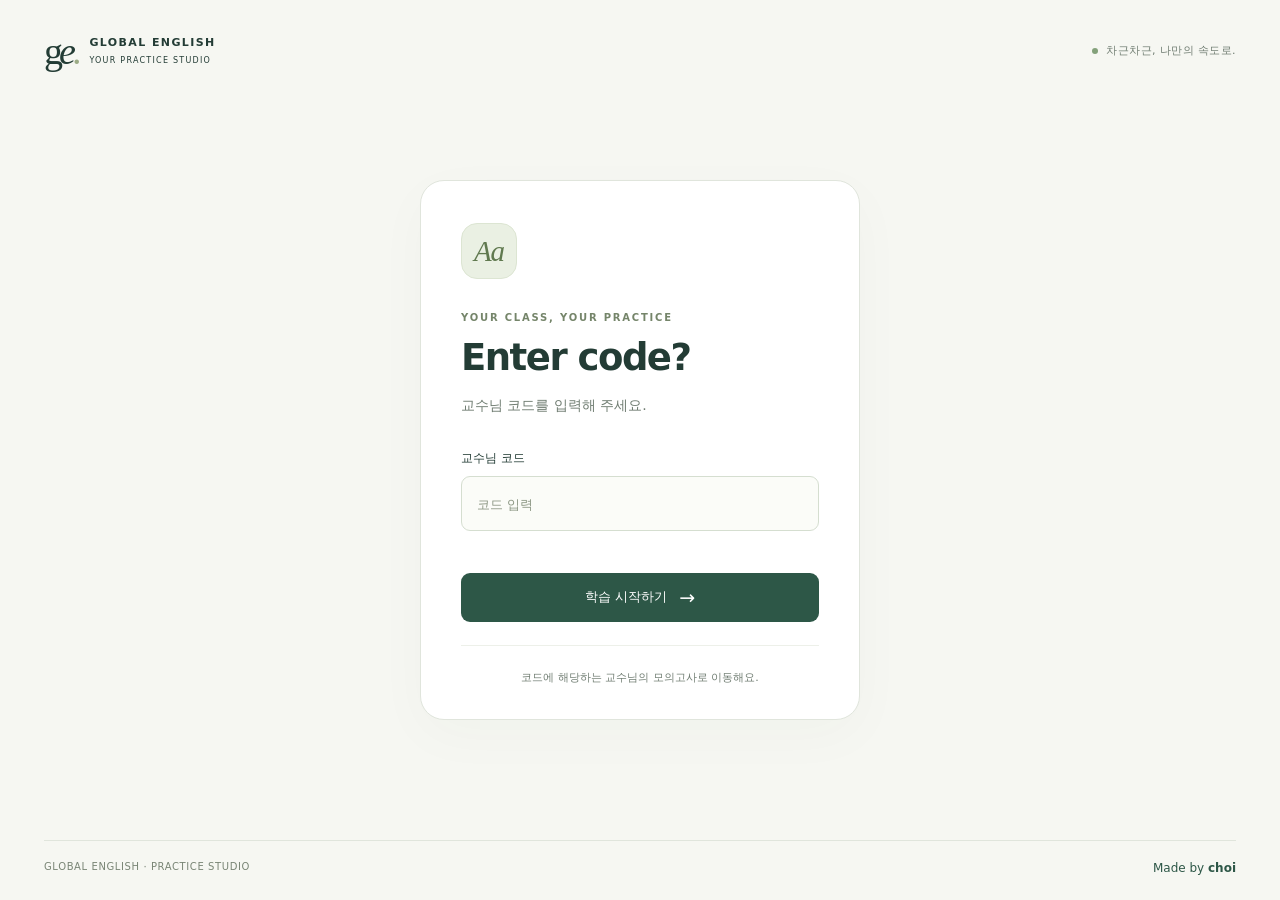
<file: index.html>
<!doctype html>
<html lang="ko">
<head>
  <meta charset="utf-8">
  <meta name="app-release" content="20261101-prompter-2">
  <meta name="viewport" content="width=device-width, initial-scale=1">
  <meta name="theme-color" content="#274b40">
  <meta name="description" content="교수님 코드로 시작하는 Global English 모의고사와 스피킹 연습.">
  <title>Global English · 교수님 코드</title>
  <link rel="icon" href="assets/favicon.svg" type="image/svg+xml">
  <link rel="stylesheet" href="entry.css?v=20261101-prompter-2">
</head>
<body>
  <div class="entry-shell">
    <header class="entry-header">
      <a class="brand" href="index.html" aria-label="Global English 첫 화면">
        <span class="brand-icon" aria-hidden="true">g<span>e</span><i>.</i></span>
        <span>GLOBAL ENGLISH<small>YOUR PRACTICE STUDIO</small></span>
      </a>
      <span class="header-note">차근차근, 나만의 속도로.</span>
    </header>

    <main class="entry-main">
      <section class="entry-card" aria-labelledby="entry-title">
        <div class="entry-symbol" aria-hidden="true">Aa</div>
        <p class="eyebrow">YOUR CLASS, YOUR PRACTICE</p>
        <h1 id="entry-title">Enter code?</h1>
        <p class="entry-intro">교수님 코드를 입력해 주세요.</p>

        <form class="code-form" id="code-form" novalidate>
          <label class="code-label" for="professor-code">교수님 코드</label>
          <input class="code-input" id="professor-code" name="professor" type="text" placeholder="코드 입력" autocomplete="off" autocapitalize="none" spellcheck="false" aria-invalid="false" aria-describedby="code-error entry-help">
          <p class="code-error" id="code-error" role="alert" aria-atomic="true"></p>
          <button class="enter-button" type="submit">학습 시작하기 <span aria-hidden="true">→</span></button>
        </form>

        <p class="entry-help" id="entry-help">코드에 해당하는 교수님의 모의고사로 이동해요.</p>
        <noscript><p class="no-script">모의고사를 사용하려면 브라우저의 JavaScript를 켜 주세요.</p></noscript>
      </section>
    </main>

    <footer class="entry-footer">
      <span>GLOBAL ENGLISH · PRACTICE STUDIO</span>
      <span class="creator-credit">Made by <strong>choi</strong></span>
    </footer>
  </div>
  <script src="courses.js?v=20261101-prompter-2"></script>
  <script src="entry.js?v=20261101-prompter-2"></script>
</body>
</html>
</file>
<file: entry.css>
@charset "UTF-8";

:root {
  font-family: Inter, "Segoe UI", "Malgun Gothic", "Apple SD Gothic Neo", system-ui, sans-serif;
  color: #233c35;
  background: #f6f7f2;
  font-synthesis: none;
  line-height: 1.55;
  --green: #2d5747;
  --muted: #707d72;
  --line: #e0e5dc;
}

* { box-sizing: border-box; }
body { margin: 0; min-width: 280px; }
button, input { font: inherit; }
button, input, a { -webkit-tap-highlight-color: transparent; }
a { color: inherit; text-decoration: none; }
button:focus-visible, input:focus-visible, a:focus-visible { outline: 3px solid #b58ade; outline-offset: 4px; }
h1, p { margin: 0; }
.entry-shell { min-height: 100vh; min-height: 100svh; display: flex; flex-direction: column; padding: 32px 44px 22px; }
.entry-header { display: flex; align-items: center; justify-content: space-between; gap: 20px; }
.brand { display: inline-flex; align-items: center; gap: 12px; font-size: 11px; font-weight: 800; letter-spacing: 1.4px; }
.brand small { display: block; margin-top: 4px; font-size: 8px; font-weight: 500; letter-spacing: 1.25px; }
.brand-icon { font: 38px/1 Georgia, serif; letter-spacing: -4px; }
.brand-icon span { font-style: italic; }
.brand-icon i { color: #9cac86; font-style: normal; }
.header-note { color: var(--muted); font-size: 11px; letter-spacing: .4px; }
.header-note::before { content: ""; display: inline-block; width: 6px; height: 6px; border-radius: 50%; background: #83a17a; margin-right: 8px; vertical-align: middle; }
.entry-main { flex: 1; width: 100%; display: grid; place-items: center; padding: 54px 0 64px; }
.entry-card { width: min(100%, 440px); padding: 42px 40px 32px; background: #fff; border: 1px solid var(--line); border-radius: 24px; box-shadow: 0 15px 55px #233c3507; }
.entry-symbol { display: grid; place-items: center; width: 56px; height: 56px; margin-bottom: 31px; background: #eaf0e3; border: 1px solid #dce5d2; border-radius: 16px; color: #60794f; font: italic 29px/1 Georgia, serif; letter-spacing: -1px; }
.eyebrow { margin-bottom: 10px; color: #75856a; font-size: 10px; font-weight: 700; letter-spacing: 1.8px; }
h1 { font-size: 37px; line-height: 1.2; font-weight: 600; letter-spacing: -1.5px; }
.entry-intro { margin-top: 15px; color: var(--muted); font-size: 14px; }
.code-form { margin-top: 32px; }
.code-label { display: block; margin-bottom: 9px; font-size: 12px; font-weight: 600; }
.code-input { width: 100%; min-height: 52px; padding: 13px 15px; border: 1px solid #d5ded0; border-radius: 9px; background: #fbfcf8; color: #233c35; font-size: 17px; letter-spacing: .4px; transition: border-color .15s, background .15s; }
.code-input::placeholder { color: #8d9885; font-size: 13px; letter-spacing: 0; }
.code-input:focus { border-color: #719166; background: #fff; }
.code-input[aria-invalid="true"] { border-color: #af4a48; background: #fff9f7; }
.code-error { min-height: 42px; padding-top: 8px; color: #a13f3c; font-size: 11px; line-height: 1.65; overflow-wrap: anywhere; }
.enter-button { display: flex; align-items: center; justify-content: center; gap: 12px; width: 100%; min-height: 49px; padding: 12px 18px; border: 0; border-radius: 9px; background: var(--green); color: #fff; font-size: 13px; font-weight: 600; cursor: pointer; transition: background .15s, transform .15s; }
.enter-button:hover { background: #1d3e32; }
.enter-button:active { transform: translateY(1px); }
.enter-button span[aria-hidden] { font-size: 19px; font-weight: 400; line-height: 1; }
.entry-help { margin-top: 23px; padding-top: 22px; border-top: 1px solid #edf0e9; color: var(--muted); font-size: 11px; text-align: center; line-height: 1.8; }
.entry-footer { display: flex; justify-content: space-between; gap: 20px; padding-top: 18px; border-top: 1px solid var(--line); color: #798575; font-size: 10px; letter-spacing: .6px; }
.creator-credit { color: var(--green); font-size: 12px; letter-spacing: 0; white-space: nowrap; }
.creator-credit strong { font-weight: 650; }
.no-script { margin: 20px 0 0; padding: 12px; background: #fff1de; border-radius: 8px; color: #795625; font-size: 12px; }

@media (max-width: 540px) {
  .entry-shell { padding: 24px 20px 20px; }
  .header-note { display: none; }
  .entry-main { padding: 40px 0; }
  .entry-card { padding: 32px 26px 27px; border-radius: 20px; }
  .entry-symbol { margin-bottom: 26px; }
  h1 { font-size: 33px; }
  .entry-intro { font-size: 13px; }
  .code-form { margin-top: 27px; }
  .entry-footer { font-size: 8px; gap: 12px; }
}

@media (prefers-reduced-motion: reduce) {
  *, *::before, *::after { transition: none !important; }
}
</file>
<file: styles.css>
@charset "UTF-8";
.writing-layout{display:grid;grid-template-columns:minmax(0,1.3fr) minmax(280px,1fr);gap:24px}.writing-prompt{font-size:13px;line-height:1.9;color:var(--muted);margin:12px 0}.writing-section label{display:block;color:var(--green);font-size:12px;margin:20px 0 9px}.writing-section textarea{width:100%;resize:vertical;min-height:145px;border:1px solid var(--line);border-radius:8px;background:#fcfdf9;padding:15px;font-size:15px;line-height:1.8;color:var(--ink)}.writing-section small{display:block;color:var(--muted);font-size:10px;margin-top:7px}.writing-model,.writing-starters{font-size:12px;border-top:1px solid var(--line);padding-top:14px;margin-top:15px}.writing-model summary,.writing-starters summary{cursor:pointer;color:var(--green);font-weight:600}.writing-model h3{font-size:12px;margin:20px 0 7px}.writing-model p{font-size:13px;line-height:1.9}.writing-model .speech-korean{font-size:12px;padding:12px;margin:10px 0}.writing-starters p{padding:8px 0;line-height:1.8}.supplement-card h3{line-height:1.6}.supplement-grid{margin-top:16px}@media(max-width:1000px){.writing-layout{grid-template-columns:1fr}}
@media(min-width:681px){.sidebar{overflow-y:auto}}
:root{--ink:#233c35;--body:#3f4b46;--muted:#79817b;--green:#2d5747;--green-dark:#1d3e32;--paper:#f6f7f2;--line:#e0e5dc;--white:#fff;--mint:#e9f0e5;--purple:#f0ebfa;--purple-ink:#79659d;--gold:#f5edda;--gold-ink:#97783a;--red:#af4a48;--red-bg:#fff0ed;--radius:16px;font-family:Inter,"Segoe UI","Malgun Gothic","Apple SD Gothic Neo",system-ui,sans-serif;color:var(--body);background:var(--paper);font-synthesis:none;line-height:1.55}
*{box-sizing:border-box}body{margin:0}button,input,select,textarea{font:inherit}button,a,input,select{ -webkit-tap-highlight-color:transparent}button{cursor:pointer}a{color:inherit;text-decoration:none}button:disabled{cursor:default;opacity:.45}button:focus-visible,a:focus-visible,input:focus-visible,select:focus-visible,summary:focus-visible{outline:3px solid #b58ade;outline-offset:4px}h1,h2,h3,h4,p{margin:0}button{border:0}button:not(.option){transition:background .16s,transform .16s}button:active:not(:disabled){transform:translateY(1px)}.skip{position:fixed;left:10px;top:-80px;padding:10px;background:#fff;z-index:100}.skip:focus{top:10px}.app-shell{display:flex;min-height:100vh}.sidebar{width:248px;position:fixed;inset:0 auto 0 0;padding:35px 24px 24px;border-right:1px solid var(--line);background:#fafbf7;display:flex;flex-direction:column;z-index:20}.brand{display:flex;align-items:center;gap:10px;color:var(--ink);font-size:11px;letter-spacing:1.4px;font-weight:800}.brand small{display:block;font-size:8px;letter-spacing:1.25px;font-weight:500;margin-top:4px}.brand-icon{font-family:Georgia,serif;font-size:36px;line-height:1;letter-spacing:-4px}.brand-icon span{font-style:italic}.brand-icon i{color:#9cac86;font-style:normal}.semester{margin:35px 0 25px;font-size:10px;letter-spacing:1.2px;font-weight:600;color:var(--muted)}.status-dot{width:6px;height:6px;display:inline-block;background:#83a17a;border-radius:100%;vertical-align:middle;margin-right:6px}nav{display:flex;flex-direction:column;gap:7px}nav a{display:flex;gap:12px;align-items:center;padding:13px 14px;border-radius:9px;font-size:13px;font-weight:600;color:#737b75}nav a>span{font-size:19px;line-height:1;width:19px;text-align:center}nav a:hover{background:#f0f3eb}nav a.active{background:#e8efdf;color:var(--green-dark)}nav b{margin-left:auto;font-size:10px;background:#fff9;padding:1px 7px;border-radius:5px;font-weight:500}.sidebar-note{margin-top:54px;padding:23px 14px 24px;border-top:1px solid var(--line);border-bottom:1px solid var(--line)}.mini-book{font:italic 24px Georgia,serif;color:#91a17e;margin-bottom:12px}.sidebar-note strong{font-family:Georgia,serif;font-weight:400;font-size:18px;line-height:1.5;color:#5c6c5d}.sidebar-note p{margin-top:12px;font-size:10px;color:var(--muted)}.sidebar-bottom{margin-top:auto;padding-top:30px;font-size:11px;color:#6d7b6f}.sidebar-bottom small{display:block;margin:6px 0 12px;font-size:10px;color:var(--muted)}.text-button{padding:0;background:transparent;color:var(--green);font-size:11px;text-decoration:underline;text-underline-offset:4px}.main-wrap{margin-left:248px;min-width:0;width:calc(100% - 248px)}.topbar{height:76px;border-bottom:1px solid var(--line);padding:0 48px;display:flex;align-items:center;justify-content:space-between;font-size:11px;color:var(--muted);background:#fafbf76b}.topbar-right{display:flex;align-items:center;gap:23px;letter-spacing:1.2px;font-size:10px}.avatar{display:inline-grid;place-items:center;border:1px solid #d6dfcc;width:33px;height:33px;border-radius:50%;color:#607351;font-size:10px;background:#eef2e7;font-weight:600}main{max-width:1450px;margin:auto;padding:40px 48px 50px;min-height:calc(100vh - 140px);outline:none}.footer{border-top:1px solid var(--line);margin:0 48px;padding:20px 0;display:flex;justify-content:space-between;font-size:9px;letter-spacing:1px;color:#92988e}.page-top{display:flex;align-items:flex-start;justify-content:space-between;gap:20px;margin-bottom:30px}.eyebrow{font-size:10px;letter-spacing:2px;font-weight:700;color:#8c967e;margin-bottom:11px;text-transform:uppercase}h1{color:var(--ink);font-size:29px;letter-spacing:-1.1px;line-height:1.4;font-weight:650}.subtitle{font-size:12px;color:var(--muted);margin-top:10px;line-height:1.8}.subtle-pill{flex-shrink:0;border:1px solid #d9e1d2;background:#f9fbf6;border-radius:30px;padding:7px 12px;font-size:10px;color:#6b8063;margin-top:9px;letter-spacing:.3px}.hero{border-radius:var(--radius);background:#e9efdf;min-height:172px;margin:30px 0 23px;display:flex;justify-content:space-between;align-items:center;overflow:hidden;position:relative;padding:28px 32px}.hero .eyebrow{color:#7a8b68;font-size:9px;margin-bottom:9px}.hero h2{font-size:22px;line-height:1.55;letter-spacing:-.7px;color:#314b3a;font-weight:600}.hero p{font-size:11px;color:#748169;margin-top:10px}.hero-art{width:210px;height:140px;position:relative;flex-shrink:0;margin:0 12px 0 20px}.art-page{position:absolute;right:35px;top:2px;transform:rotate(9deg);width:110px;height:140px;background:#fbfcf5;box-shadow:0 4px 14px #4251360c;border:1px solid #d7e0c9;border-radius:6px;padding:22px 14px}.art-page:before{content:'Aa';font-family:Georgia,serif;font-size:26px;color:#728465}.art-line{height:3px;background:#e3e9d8;margin:9px 0;width:100%;border-radius:4px}.art-line:last-child{width:60%}.art-circle{position:absolute;width:75px;height:75px;border-radius:50%;background:#c4d4ae;left:5px;bottom:3px;border:8px solid #dce5cc;display:grid;place-items:center;color:#557140;font-size:26px;font-family:Georgia,serif;font-style:italic}.art-star{position:absolute;color:#9eae86;font-size:32px;right:0;top:10px}.stats{display:grid;grid-template-columns:repeat(3,1fr);gap:15px;margin:0 0 32px}.stat{background:#fff;border:1px solid var(--line);border-radius:12px;padding:19px 22px;display:flex;align-items:center;gap:15px}.stat-icon{width:39px;height:39px;border-radius:11px;display:grid;place-items:center;font-size:17px;background:var(--mint);color:#6c8554}.stat:nth-child(2) .stat-icon{background:var(--purple);color:var(--purple-ink)}.stat:nth-child(3) .stat-icon{background:var(--gold);color:var(--gold-ink)}.stat-label{font-size:10px;color:var(--muted);margin-bottom:2px}.stat-value{font-size:22px;font-weight:650;letter-spacing:-.4px;color:var(--ink);line-height:1.4}.stat-value small{font-size:11px;color:#9ba397;font-weight:400;margin-left:5px}.section-heading{display:flex;align-items:center;justify-content:space-between;margin:27px 0 17px;gap:15px}.section-heading h2{font-size:16px;letter-spacing:-.4px;color:var(--ink);font-weight:650}.section-heading h2 span{font-size:10px;margin-left:10px;color:var(--muted);font-weight:400;letter-spacing:0}.filter-tabs{display:flex;background:#eaf0e4;border-radius:7px;padding:3px;gap:3px}.filter-tabs button{font-size:10px;background:transparent;padding:6px 12px;border-radius:5px;color:#77836b}.filter-tabs button.active{background:#fff;box-shadow:0 1px 4px #00000008;color:#3f5c3b}.exam-grid{display:grid;grid-template-columns:repeat(3,minmax(0,1fr));gap:17px}.exam-card{background:#fff;border:1px solid var(--line);padding:22px 22px 18px;border-radius:13px;position:relative}.exam-card:hover{border-color:#aabd9c}.card-top{display:flex;justify-content:space-between;align-items:center;margin-bottom:23px}.exam-number{font-family:Georgia,serif;font-size:27px;color:#b2bca7;font-weight:400;line-height:1}.level{font-size:9px;border-radius:5px;padding:3px 7px;background:#edf2e7;color:#748967;letter-spacing:.4px}.level.medium{background:var(--purple);color:var(--purple-ink)}.level.hard{background:var(--gold);color:var(--gold-ink)}.exam-card h3{font-size:16px;font-weight:650;letter-spacing:-.5px;color:var(--ink)}.card-desc{font-size:10px;color:var(--muted);margin-top:7px}.card-meta{display:flex;gap:9px;font-size:10px;color:#899180;margin:16px 0 19px}.card-meta span+span{border-left:1px solid var(--line);padding-left:9px}.btn{background:var(--green);color:#fff;padding:10px 17px;border-radius:8px;font-size:12px;font-weight:550;display:inline-flex;align-items:center;justify-content:center;gap:12px;min-height:40px}.btn:hover{background:var(--green-dark)}.btn.secondary{background:#f3f6ef;color:#5a6d50;border:1px solid #dce5d5}.btn.secondary:hover{background:#e6eddd}.btn.outline{background:#fff;color:var(--green);border:1px solid var(--line)}.btn.outline:hover{background:#f4f7f1}.btn.danger{color:#a9564e;background:#fff3ef;border:1px solid #f0d8d1}.btn.small{font-size:10px;padding:6px 11px;min-height:32px}.exam-card .primary-action{width:100%;justify-content:space-between;font-size:11px;padding:9px 13px;min-height:37px}.exam-card .primary-action .arrow{font-size:17px;font-weight:400}.card-sub-actions{display:flex;gap:8px;margin-top:9px}.card-sub-actions button{width:50%;font-size:10px;padding:6px;min-height:29px}.saved-label{position:absolute;top:64px;right:22px;font-size:9px;color:#8a947e}.notice{margin-top:22px;padding:14px 18px;background:#eeefe8;border:1px solid #e1e4d8;border-radius:9px;font-size:11px;color:#818674;line-height:1.8}.notice strong{color:#5e6c53;font-weight:600}.continue-banner{margin:0 0 20px;padding:17px 22px;background:#fff;border:1px solid #b5c7a7;border-radius:12px;display:flex;align-items:center;justify-content:space-between;gap:15px}.continue-banner p{font-size:12px;color:var(--green)}.continue-banner small{font-size:10px;color:var(--muted);display:block;margin-top:3px}.empty{padding:65px 20px;text-align:center;background:#fff;border:1px dashed #d6ddce;border-radius:15px}.empty .empty-icon{font-family:Georgia,serif;font-size:50px;color:#a9ba98;margin-bottom:12px}.empty h2{font-size:19px;margin-bottom:10px;color:var(--ink)}.empty p{font-size:12px;color:var(--muted);line-height:1.9;margin-bottom:22px}.back-link{font-size:11px;color:var(--muted);background:transparent;padding:0;margin-bottom:17px}.test-header{display:flex;justify-content:space-between;align-items:flex-end;margin-bottom:22px;gap:12px}.test-header h1{font-size:24px}.test-header .eyebrow{margin-bottom:4px}.test-status{text-align:right;font-size:11px;color:var(--muted)}.timer{display:block;font-variant-numeric:tabular-nums;font-size:24px;font-weight:500;color:var(--green);letter-spacing:1px}.test-progress{height:4px;border-radius:4px;background:#e3e9dc;margin:16px 0 24px;overflow:hidden}.test-progress>span{display:block;background:#96ae7c;height:100%;transition:width .2s}.test-layout{display:grid;grid-template-columns:minmax(0,1fr) 180px;gap:23px;align-items:start}.test-content{min-width:0}.test-reading{display:grid;grid-template-columns:minmax(0,1fr) minmax(0,1.1fr);gap:18px;align-items:start}.passage{border:1px solid var(--line);border-radius:13px;background:#fdfefa;padding:24px;position:sticky;top:20px}.panel-label{font-size:9px;letter-spacing:1.6px;font-weight:700;color:#8b9b7e;margin-bottom:12px}.passage h2{font-family:Georgia,serif;font-size:20px;line-height:1.4;color:var(--ink);font-weight:400;margin-bottom:18px}.passage-text{font-family:Georgia,"Times New Roman",serif;font-size:16px;line-height:1.9;white-space:pre-line;color:#4e5c4a}.source{font-size:10px;color:#8d9686;line-height:1.7;margin-top:18px;padding-top:12px;border-top:1px solid var(--line);overflow-wrap:anywhere}.question-card{background:#fff;border:1px solid var(--line);border-radius:13px;padding:23px;margin-bottom:16px;scroll-margin-top:20px}.question-card.review-wrong{border-color:#e8c4b9}.question-card.review-correct{border-color:#b8cfa7}.question-top{display:flex;justify-content:space-between;align-items:center;gap:10px;margin-bottom:17px}.q-label{font-size:10px;font-weight:700;color:#7b896d;letter-spacing:.8px}.flag-button{background:transparent;border:1px solid var(--line);border-radius:6px;color:#8c9487;font-size:10px;padding:4px 7px}.flag-button.flagged{background:#fff4d9;color:#94753a;border-color:#e2ce95}.question-stem{font-size:16px;line-height:1.75;color:#2b3c33;margin-bottom:21px;font-weight:500;white-space:pre-line}.question-stem.english{font-family:"Segoe UI",Arial,sans-serif}.options{display:flex;flex-direction:column;gap:10px}.option{display:flex;align-items:flex-start;gap:12px;text-align:left;width:100%;border:1px solid var(--line);background:#fff;border-radius:9px;padding:12px;color:#5b645a;font-size:13px;line-height:1.65;min-height:46px;transition:border-color .12s,background .12s;cursor:pointer}.option:hover:not(:disabled){border-color:#99b286;background:#fafcf7}.option .letter{display:inline-grid;place-items:center;border:1px solid #dce3d6;border-radius:5px;min-width:24px;height:25px;font-size:11px;flex-shrink:0;line-height:1.2;color:#8c9686;background:#fbfcf8}.option.selected{border-color:#87a773;background:#eef4e8;color:#344c2e}.option.selected .letter{background:var(--green);color:#fff;border-color:var(--green)}.option.correct{background:#eaf3e3;border-color:#93b57e;color:#36552d;opacity:1}.option.incorrect{background:var(--red-bg);border-color:#dbaba2;color:var(--red);opacity:1}.option:disabled{opacity:.7}.option.correct .letter{background:#5d8250;border-color:#5d8250;color:#fff}.option.incorrect .letter{background:#bc7166;border-color:#bc7166;color:#fff}.answer-marker{margin-left:auto;font-size:10px;white-space:nowrap;font-weight:600;align-self:center}.explanation{margin-top:21px;padding-top:20px;border-top:1px solid var(--line);font-size:12px;line-height:1.95;word-break:keep-all}.explanation h3{font-size:12px;color:var(--green);margin-bottom:8px}.explanation blockquote{font-family:Georgia,serif;margin:13px 0 0;padding:10px 13px;background:#f4f6ef;border-left:3px solid #bbcdaa;font-size:14px;color:#607054;white-space:pre-line}.explanation .result-line{font-size:11px;margin-bottom:12px;color:var(--muted)}.navigator{background:#fff;border:1px solid var(--line);border-radius:12px;padding:17px;position:sticky;top:20px}.navigator h3{font-size:11px;color:#627553;margin-bottom:12px}.number-grid{display:grid;grid-template-columns:repeat(5,1fr);gap:5px;margin-bottom:16px}.number-grid button{padding:0;height:26px;font-size:10px;border-radius:5px;background:#f3f5ef;color:#92998a;border:1px solid transparent;position:relative}.number-grid button.answered{background:#e1ecd8;color:#4a6540}.number-grid button.current{border-color:#4f7240;color:#35552c;font-weight:700}.number-grid button.flagged:after{content:'';position:absolute;right:2px;top:2px;width:4px;height:4px;background:#d6ac4d;border-radius:50%}.number-grid button.wrong{background:#f8e6e0;color:#a86454}.number-grid button.right{background:#dfead5;color:#4f773b}.nav-legend{font-size:9px;color:#8b9582;line-height:1.9;border-top:1px solid var(--line);padding-top:11px;margin-bottom:13px}.navigator .btn{width:100%;font-size:10px;margin-top:6px;padding:8px 4px;min-height:34px}.test-bottom{display:flex;justify-content:space-between;align-items:center;margin-top:20px;gap:12px}.test-bottom span{font-size:10px;color:var(--muted)}.audio-panel{background:#ecf1e5;border:1px solid #d9e2cf;border-radius:13px;padding:22px 25px;margin-bottom:19px}.audio-panel h2{font-size:17px;color:var(--ink);margin-bottom:6px;font-weight:550}.audio-panel p{font-size:11px;color:#758366;line-height:1.8}.audio-panel audio{width:100%;margin:15px 0 6px;height:40px}.audio-toolbar{display:flex;align-items:center;justify-content:space-between;gap:10px;margin-top:7px}.audio-toolbar select{background:#fff;border:1px solid #d0dcca;border-radius:5px;font-size:10px;padding:4px;color:#657951}.audio-toolbar button{font-size:10px;padding:5px 9px;border-radius:5px;color:#607d50;background:#dce8ce}.audio-error{color:#a45142;font-size:11px;padding:10px;background:#fff5eb;border-radius:8px;margin-top:8px}.transcript{margin-top:12px;border-top:1px solid #d2ddc7;padding-top:13px}.transcript summary{font-size:12px;cursor:pointer;color:#5d754c}.transcript p{margin-top:12px;color:#4b5c40;font-size:14px;white-space:pre-line;line-height:1.8}.part2-note{font-size:12px;color:var(--muted);margin-bottom:18px;line-height:1.8}.score-hero{background:#e8efdf;border:1px solid #dce6d0;border-radius:16px;padding:30px 36px;display:flex;align-items:center;gap:34px;margin:23px 0}.score-ring{width:120px;height:120px;flex-shrink:0;border-radius:100%;background:conic-gradient(var(--green) calc(var(--score) * 1%),#d2ddc4 0);padding:8px}.score-inner{background:#edf2e7;width:100%;height:100%;border-radius:100%;display:flex;align-items:center;justify-content:center;flex-direction:column}.score-inner b{font-size:31px;color:var(--green);font-weight:600;line-height:1.2}.score-inner small{font-size:10px;color:#80926d;margin-top:3px}.score-hero h2{font-size:22px;color:#395331;font-weight:550;margin-bottom:8px}.score-hero p{font-size:12px;color:#738565;line-height:1.9}.score-breakdown{display:flex;gap:16px;margin-top:14px;font-size:11px;color:#576e48}.score-breakdown>span{padding:5px 10px;background:#f6f9f1;border-radius:6px}.action-row{display:flex;gap:10px;flex-wrap:wrap;margin:18px 0}.review-list{display:flex;flex-direction:column;gap:8px}.review-row{display:flex;align-items:center;gap:14px;border:1px solid var(--line);background:#fff;padding:13px 17px;border-radius:9px;text-align:left;color:var(--body);width:100%}.review-row:hover{border-color:#afc49d}.result-icon{font-size:16px;color:#7b9f60;flex-shrink:0}.result-icon.bad{color:#bc7a68}.review-row .review-title{font-size:12px;line-height:1.7;flex:1;min-width:0}.review-row small{font-size:10px;color:#8d9687}.review-row>span:last-child{font-size:12px;color:#849275}.wrong-controls{display:flex;gap:8px;flex-wrap:wrap;margin-bottom:19px}.wrong-item{padding:20px;background:#fff;border:1px solid var(--line);border-radius:12px;margin-bottom:12px}.wrong-item .meta{font-size:10px;color:#939a8b;margin-bottom:10px}.wrong-item h3{font-size:14px;line-height:1.7;font-weight:500;color:var(--ink)}.wrong-item .action-row{margin:14px 0 0}.speaking-info{background:var(--purple);border:1px solid #e1d7ee;border-radius:12px;padding:20px 24px;font-size:12px;line-height:1.9;color:#7b6893;margin-bottom:25px}.speaking-grid{display:grid;grid-template-columns:1fr 1fr;gap:17px}.speaking-card{background:#fff;border:1px solid var(--line);border-radius:13px;padding:24px}.speaking-card h3{font-size:16px;color:var(--ink);margin:13px 0 11px;font-weight:550}.speaking-card p{font-size:12px;line-height:1.8;color:#78816f;min-height:65px}.speaking-card .btn{margin-top:17px;width:100%;justify-content:space-between;font-size:11px}.speaking-layout{display:grid;grid-template-columns:minmax(0,1fr) 240px;gap:24px}.speaking-prompt{padding:25px;background:#eeebf4;border:1px solid #e3dced;border-radius:14px;margin-bottom:20px}.speaking-prompt p{font-family:Georgia,serif;font-size:19px;line-height:1.7;color:#655775}.speech-panel{border:1px solid var(--line);border-radius:13px;background:#fff;padding:27px;margin-bottom:17px}.speech-panel h2{font-size:16px;font-weight:550;color:var(--ink);margin-bottom:16px}.speech-script{font-family:Georgia,serif;font-size:18px;line-height:1.95;color:#4f5d48;white-space:pre-line}.speech-korean{font-size:12px;line-height:1.95;color:#7f8778;margin-top:18px;padding-top:17px;border-top:1px solid var(--line);white-space:pre-line}.speech-keywords{display:flex;flex-wrap:wrap;gap:7px;margin:12px 0}.speech-keywords span{font-size:10px;background:#eaf0e3;color:#6d815b;padding:4px 9px;border-radius:5px}.speech-timer-panel{background:#fff;border:1px solid var(--line);border-radius:13px;padding:24px;text-align:center;position:sticky;top:20px}.speech-timer-panel .timer-big{font-size:51px;color:#6b5a82;font-weight:400;letter-spacing:2px;font-variant-numeric:tabular-nums;margin:19px 0}.speech-timer-panel p{font-size:11px;line-height:1.8;color:var(--muted)}.speech-timer-panel .btn{width:100%;margin:7px 0 0}.rubric{text-align:left;font-size:11px;line-height:2;color:#7f8c73;border-top:1px solid var(--line);padding-top:17px;margin-top:22px}.rubric b{display:block;color:#5f7153;font-weight:600}.outline-list{padding-left:21px;font-size:12px;line-height:2;color:#66785b}.official-list details{border:1px solid var(--line);background:#fff;border-radius:9px;padding:16px;margin:8px 0}.official-list summary{font-size:12px;color:#617452;cursor:pointer}.official-list p{font-size:13px;color:#798670;line-height:1.8;margin-top:13px}.guide-grid{display:grid;grid-template-columns:1fr 1fr;gap:18px}.guide-card{border:1px solid var(--line);background:#fff;border-radius:13px;padding:25px;font-size:12px;line-height:1.95;color:#7d8774}.guide-card h2{font-size:16px;color:var(--ink);margin-bottom:13px;font-weight:550}.guide-card ul,.guide-card ol{padding-left:18px;margin:10px 0 0}.guide-card li{margin:7px 0}.guide-card strong{color:#5e7352;font-weight:550}.guide-card code{font-size:11px;background:#f0f3e9;padding:2px 4px;border-radius:3px;overflow-wrap:anywhere}.guide-card a{text-decoration:underline;color:var(--green)}.guide-card.wide{grid-column:1/-1}.source-table{width:100%;border-collapse:collapse;font-size:11px;margin-top:12px}.source-table td,.source-table th{text-align:left;border-bottom:1px solid var(--line);padding:10px 9px;vertical-align:top}.source-table th{color:#657954;font-weight:550;background:#f7f9f3}.source-table td{overflow-wrap:anywhere}.toast{position:fixed;bottom:26px;left:50%;transform:translate(-50%,20px);background:#2b4438;color:#f7fbf2;padding:12px 23px;border-radius:10px;font-size:12px;opacity:0;pointer-events:none;transition:.2s;z-index:80;box-shadow:0 6px 25px #23352622;max-width:calc(100vw - 30px);text-align:center}.toast.show{opacity:1;transform:translate(-50%,0)}dialog{max-width:440px;width:calc(100% - 32px);padding:30px;border:1px solid var(--line);border-radius:16px;color:var(--body);box-shadow:0 25px 80px #0003}dialog::backdrop{background:#23372c66;backdrop-filter:blur(3px)}dialog h2{font-size:20px;color:var(--ink);margin-bottom:12px}dialog p{font-size:12px;color:#7c8672;line-height:1.9}dialog .action-row{justify-content:flex-end;margin:23px 0 0}.loading{padding:80px;text-align:center;color:var(--muted)}.storage-warning{padding:14px;background:#fff1de;color:#8d6b36;font-size:12px;line-height:1.8;border-radius:10px;margin-bottom:16px}[hidden]{display:none!important}
@media(min-width:1650px){.exam-grid{grid-template-columns:repeat(4,minmax(0,1fr))}}
@media(max-width:1250px){.sidebar{width:210px;padding:30px 19px}.main-wrap{margin-left:210px;width:calc(100% - 210px)}main{padding:32px}.topbar{padding:0 32px}.footer{margin:0 32px}.exam-grid{gap:13px}.exam-card{padding:20px 16px}.test-layout{grid-template-columns:minmax(0,1fr) 155px;gap:17px}.navigator{padding:12px}.test-reading{grid-template-columns:1fr}.passage{position:static}.passage-text{font-size:16px}.speaking-layout{grid-template-columns:minmax(0,1fr) 210px}.stat{padding:17px;gap:11px}}
@media(max-width:950px){.sidebar{width:180px;padding:26px 14px}.brand{font-size:9px;letter-spacing:1px;gap:8px}.brand small{font-size:6.8px;letter-spacing:.9px}.brand-icon{font-size:30px}.semester{font-size:8px;letter-spacing:1px}nav a{font-size:12px;padding:12px 10px;gap:9px}.main-wrap{margin-left:180px;width:calc(100% - 180px)}main{padding:28px}.topbar{padding:0 28px}.exam-grid{grid-template-columns:repeat(2,minmax(0,1fr))}.hero{padding:24px}.hero-art{width:150px;margin-right:0}.hero h2{font-size:20px}.stat{padding:15px}.stat-icon{display:none}.stats{gap:10px}.section-heading h2 span{display:none}.speaking-layout{grid-template-columns:1fr}.speech-timer-panel{position:static}.speech-timer-panel .timer-big{font-size:40px;margin:12px 0}.speech-timer-panel .btn{max-width:200px}.rubric{text-align:center}.guide-grid{grid-template-columns:1fr}.guide-card.wide{grid-column:auto}.sidebar-note{margin-top:30px;padding:20px 9px}.sidebar-note strong{font-size:16px}.sidebar-note p{font-size:9px}.speaking-grid{grid-template-columns:1fr}}
@media(max-width:680px){.app-shell{display:block}.sidebar{position:static;width:100%;padding:17px 20px 10px;border-right:0;border-bottom:1px solid var(--line);display:block}.brand{font-size:10px;width:max-content}.brand small{font-size:7px}.brand-icon{font-size:32px}.semester{position:absolute;right:20px;top:25px;margin:0;font-size:8px}.sidebar-note,.sidebar-bottom{display:none}nav{flex-direction:row;gap:5px;margin-top:17px;overflow:auto}nav a{white-space:nowrap;padding:8px;font-size:11px;gap:5px}nav a>span{font-size:15px;width:15px}nav b{display:none}.main-wrap{margin-left:0;width:100%}.topbar{height:49px;padding:0 20px;font-size:10px}.topbar-right{font-size:8px;gap:12px}.avatar{width:26px;height:26px;font-size:9px}main{padding:26px 20px 35px}.footer{margin:0 20px;font-size:8px}.page-top{margin-bottom:23px;gap:7px;flex-direction:column}.page-top .subtle-pill{margin-top:4px}h1{font-size:24px;letter-spacing:-1px}.subtitle{font-size:11px}.subtle-pill{font-size:8px;padding:5px 8px}.hero{padding:23px;min-height:154px;margin:22px 0 16px}.hero h2{font-size:18px}.hero p{font-size:10px;max-width:190px}.hero-art{width:90px;height:110px;margin-left:5px;opacity:.85}.art-page{width:77px;height:110px;right:0;top:0;padding:12px}.art-page:before{font-size:23px}.art-circle{height:48px;width:48px;left:-12px;bottom:0;border-width:5px;font-size:19px}.art-star{right:-10px;font-size:24px}.stats{gap:8px;margin-bottom:26px}.stat{padding:13px 12px;border-radius:10px}.stat-label{font-size:9px}.stat-value{font-size:20px}.stat-value small{font-size:9px;margin-left:3px}.section-heading{margin-top:25px}.section-heading h2{font-size:15px}.filter-tabs button{padding:5px 8px;font-size:9px}.exam-grid{gap:12px}.exam-card{padding:17px 14px}.card-top{margin-bottom:20px}.exam-number{font-size:25px}.level{font-size:8px;padding:2px 5px}.exam-card h3{font-size:14px}.card-desc{font-size:9px}.card-meta{font-size:9px;gap:5px;margin:13px 0}.card-meta span+span{padding-left:5px}.exam-card .primary-action{font-size:10px;padding:7px 10px}.card-sub-actions{gap:5px}.card-sub-actions button{font-size:9px}.saved-label{right:14px;top:53px;font-size:8px}.notice{font-size:10px;padding:12px 14px}.test-layout{display:flex;flex-direction:column-reverse;gap:16px}.test-content{width:100%}.navigator{position:static;width:100%;padding:14px}.navigator h3{margin-bottom:6px;font-size:10px}.number-grid{grid-template-columns:repeat(15,1fr);gap:4px;margin-bottom:8px}.number-grid button{font-size:9px;height:22px}.navigator .nav-legend{display:none}.navigator .btn{width:auto;padding:7px 14px;margin-right:6px;margin-top:3px}.test-header{margin-bottom:15px;align-items:center}.test-header h1{font-size:20px}.timer{font-size:21px}.test-status{font-size:9px}.test-progress{margin:15px 0}.question-card{padding:21px}.question-stem{font-size:15px}.passage{padding:21px}.test-bottom .btn{padding:9px 12px;font-size:11px}.test-bottom span{font-size:9px}.score-hero{padding:23px;gap:20px}.score-ring{width:94px;height:94px;padding:6px}.score-inner b{font-size:26px}.score-hero h2{font-size:18px}.score-hero p{font-size:10px}.score-breakdown{flex-wrap:wrap;gap:6px;font-size:9px}.score-breakdown>span{padding:4px 7px}.guide-card{padding:21px}.speaking-card{padding:22px}.speech-panel{padding:22px}.speech-script{font-size:17px}.speaking-prompt p{font-size:17px}.continue-banner{padding:14px;gap:10px}.continue-banner p{font-size:11px}.continue-banner .btn{font-size:10px;padding:9px 12px;white-space:nowrap}}
@media(prefers-reduced-motion:reduce){*,*:before,*:after{scroll-behavior:auto!important;transition:none!important;animation:none!important}}
.professor-switch{display:inline-flex;align-items:center;gap:10px;padding:7px 11px;background:#eef2e7;border:1px solid #d6dfcc;border-radius:8px;color:var(--green);white-space:nowrap}.professor-switch:hover{background:#e2ebd8}#professor-label{font-size:11px;font-weight:750;letter-spacing:1.1px}.switch-caption{font-size:9px;letter-spacing:0;font-weight:400;color:#748566}@media(max-width:680px){.professor-switch{gap:6px;padding:5px 8px}#professor-label{font-size:10px}.switch-caption{font-size:8px}#course-scope{font-size:8px}}

/* Narrow, viewport-centered speaking script for manual scrolling while filming. */
.speech-view-actions{display:flex;align-items:center;justify-content:space-between;gap:16px;margin-bottom:24px}
.speech-view-actions .back-link{margin:0}
.prompter-mode .sidebar,.prompter-mode .topbar,.prompter-mode .footer{display:none}
.prompter-mode .app-shell{display:block}
.prompter-mode .main-wrap{margin-left:0;width:100%}
.prompter-mode main{max-width:none;padding:0;min-height:100vh}
.prompter-toolbar{position:sticky;top:0;z-index:30;display:flex;align-items:center;justify-content:center;gap:20px;padding:12px 20px;background:#fafbf7;border-bottom:1px solid var(--line)}
.prompter-toolbar .btn{white-space:nowrap}
.prompter-setting{display:flex;align-items:center;gap:8px;font-size:12px;white-space:nowrap;color:var(--muted)}
.prompter-setting input{width:86px;accent-color:var(--green);cursor:pointer}
.prompter-setting output{width:38px;font-variant-numeric:tabular-nums;color:var(--ink)}
.prompter-topics{position:relative;font-size:12px}
.prompter-topics summary{cursor:pointer;white-space:nowrap;padding:10px 0;color:var(--green)}
.prompter-picker{position:absolute;top:100%;left:0;width:340px;max-width:calc(100vw - 32px);padding:18px;background:#fff;border:1px solid var(--line);border-radius:10px;box-shadow:0 12px 32px #223e2520}
.prompter-picker p{margin:0 0 12px;font-size:12px;line-height:1.5;color:var(--muted)}
.prompter-picker fieldset{border:0;padding:0;margin:0 0 12px}
.prompter-picker label{display:flex;align-items:start;gap:10px;padding:10px 0;font-size:13px;cursor:pointer;line-height:1.5}
.prompter-picker input{margin-top:4px;accent-color:var(--green);flex-shrink:0}
.prompter-picker b{margin-right:5px}
.prompter-column{width:var(--prompter-width,360px);max-width:calc(100% - 40px);margin:0 auto;padding:24px 0 65vh}
.prompter-hint{font-size:11px;line-height:1.6;color:var(--muted);text-align:center;margin:0 0 24px}
.prompter-topic{margin:0 0 64px}
.prompter-topic+.prompter-topic{padding-top:36px;border-top:1px solid var(--line)}
.prompter-order{font-size:10px;letter-spacing:1px;color:var(--muted);margin:0 0 8px}
.prompter-topic h1{font-size:15px;font-weight:550;line-height:1.5;letter-spacing:0;margin:0 0 20px;color:var(--muted)}
.prompter-answer,.prompter-intro{font-size:var(--prompter-size,28px);font-family:Arial,Helvetica,sans-serif;font-weight:500;line-height:1.55;letter-spacing:0;text-align:left;overflow-wrap:break-word;margin:0;color:#182b24}
.prompter-finish{text-align:center;font-size:12px;color:var(--muted)}
.prompter-picker .sr-only{position:absolute;width:1px;height:1px;padding:0;overflow:hidden;clip:rect(0,0,0,0);white-space:nowrap;border:0}
@media(max-width:800px){.prompter-toolbar{flex-wrap:wrap;gap:7px 14px;padding:10px 12px}.prompter-toolbar .btn{font-size:11px;padding:7px 10px;min-height:34px}.prompter-setting{font-size:11px;gap:5px}.prompter-setting input{width:65px}.prompter-topics{position:static}.prompter-picker{left:50%;transform:translateX(-50%);top:100%}.prompter-column{padding-top:20px}.speech-view-actions{gap:10px}.speech-view-actions .btn{font-size:11px}}

.prompter-intro{margin-bottom:.7em}
</file>
